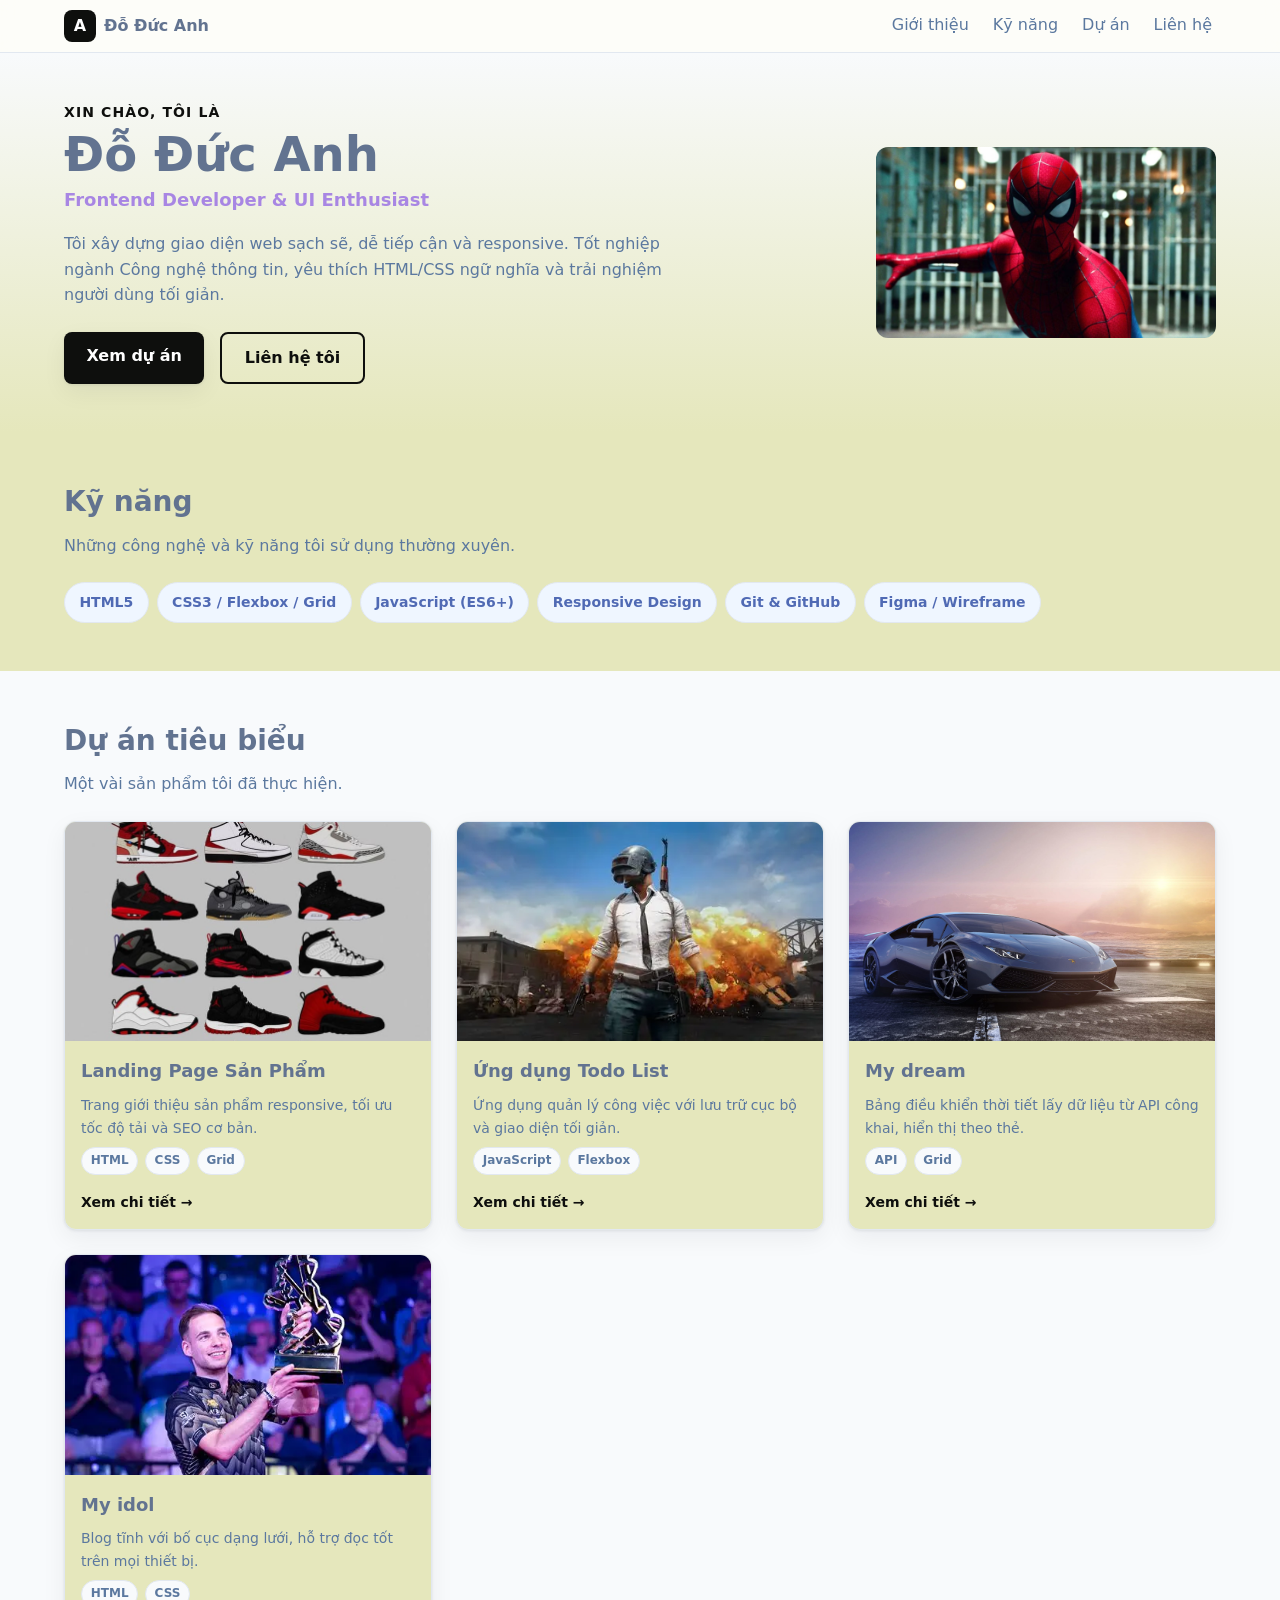
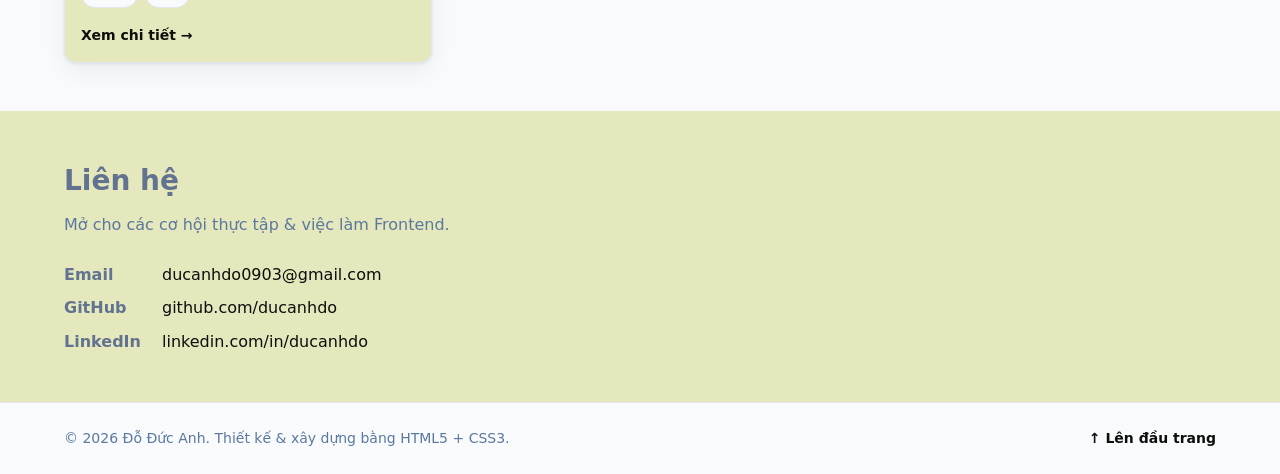
<file: index.html>
<!DOCTYPE html>
<!-- lang="vi" khai báo ngôn ngữ trang → hỗ trợ screen reader & SEO -->
<html lang="vi">

<head>
  <!-- ========== METADATA BẮT BUỘC ========== -->
  <meta charset="UTF-8" />
  <!-- viewport: nền tảng của responsive mobile-first, khóa tỉ lệ 1:1 với thiết bị -->
  <meta name="viewport" content="width=device-width, initial-scale=1.0" />
  <meta name="description" content="Portfolio CV của Đỗ Đức Anh – Frontend Developer. Dự án, kỹ năng và thông tin liên hệ." />
  <meta name="author" content="Nguyễn Văn An" />
  <title>Đỗ Đức Anh · Frontend Developer</title>

  <!-- Liên kết tới file CSS tách rời (yêu cầu của bài) -->
  <link rel="stylesheet" href="./assets/css/styles.css" />
</head>

<body>

  <!-- ========================================================== -->
  <!-- HEADER: nhận diện + điều hướng chính                        -->
  <!-- ========================================================== -->
  <header class="site-header">
    <div class="container header-inner">
      <!-- Thương hiệu cá nhân -->
      <a class="brand" href="#top" aria-label="Về đầu trang">
        <span class="brand-mark" aria-hidden="true">A</span>
        <span class="brand-name">Đỗ Đức Anh</span>
      </a>

      <!-- NAV dùng Flexbox (xem styles.css) -->
      <nav class="main-nav" aria-label="Điều hướng chính">
        <ul class="nav-list">
          <li><a href="#about">Giới thiệu</a></li>
          <li><a href="#skills">Kỹ năng</a></li>
          <li><a href="#projects">Dự án</a></li>
          <li><a href="#contact">Liên hệ</a></li>
        </ul>
      </nav>
    </div>
  </header>

  <!-- ========================================================== -->
  <!-- MAIN: toàn bộ nội dung chính của trang                      -->
  <!-- ========================================================== -->
  <main id="top">
    <!-- ----- SECTION: Giới thiệu / Hero ----- -->
    <section id="about" class="hero">
      <div class="container hero-inner">
        <div class="hero-text">
          <p class="eyebrow">Xin chào, tôi là</p>
          <h1 class="hero-title">Đỗ Đức Anh</h1>
          <p class="hero-role">Frontend Developer &amp; UI Enthusiast</p>
          <p class="hero-desc">
            Tôi xây dựng giao diện web sạch sẽ, dễ tiếp cận và responsive.
            Tốt nghiệp ngành Công nghệ thông tin, yêu thích HTML/CSS ngữ nghĩa
            và trải nghiệm người dùng tối giản.
          </p>
          <div class="hero-actions">
            <a class="btn btn-primary" href="#projects">Xem dự án</a>
            <a class="btn btn-outline" href="#contact">Liên hệ tôi</a>
          </div>
        </div>

        <!-- Ảnh đại diện: dùng placeholder, thay bằng ảnh thật của bạn -->
        <figure class="hero-avatar">
          <img
            src="assets/img/spider-man-brand-new-day.avif"
            alt="Ảnh đại diện của Đỗ Đức Anh"
            width="320" height="320" />
        </figure>
      </div>
    </section>

    <!-- ----- SECTION: Kỹ năng ----- -->
    <section id="skills" class="section">
      <div class="container">
        <h2 class="section-title">Kỹ năng</h2>
        <p class="section-sub">Những công nghệ và kỹ năng tôi sử dụng thường xuyên.</p>

        <ul class="skill-grid">
          <li class="skill-chip">HTML5</li>
          <li class="skill-chip">CSS3 / Flexbox / Grid</li>
          <li class="skill-chip">JavaScript (ES6+)</li>
          <li class="skill-chip">Responsive Design</li>
          <li class="skill-chip">Git &amp; GitHub</li>
          <li class="skill-chip">Figma / Wireframe</li>
        </ul>
      </div>
    </section>

    <!-- ----- SECTION: Dự án (danh sách thẻ dùng CSS Grid) ----- -->
    <section id="projects" class="section section-muted">
      <div class="container">
        <h2 class="section-title">Dự án tiêu biểu</h2>
        <p class="section-sub">Một vài sản phẩm tôi đã thực hiện.</p>

        <!-- .project-grid dùng CSS Grid (xem styles.css) -->
        <div class="project-grid">

          <!-- Mỗi thẻ là một <article> độc lập, có thể đứng riêng -->
          <article class="card">
            <img class="card-media"
              src="assets/img/jd.jpg"
              alt="Ảnh minh họa dự án Landing Page" width="600" height="360" />
            <div class="card-body">
              <h3 class="card-title">Landing Page Sản Phẩm</h3>
              <p class="card-desc">
                Trang giới thiệu sản phẩm responsive, tối ưu tốc độ tải và SEO cơ bản.
              </p>
              <ul class="tag-list">
                <li>HTML</li>
                <li>CSS</li>
                <li>Grid</li>
              </ul>
              <a class="card-link" href="#">Xem chi tiết →</a>
            </div>
          </article>

          <article class="card">
            <img class="card-media"
              src="assets/img/pubg.webp"
              alt="Ảnh minh họa dự án Todo App" width="600" height="360" />
            <div class="card-body">
              <h3 class="card-title">Ứng dụng Todo List</h3>
              <p class="card-desc">
                Ứng dụng quản lý công việc với lưu trữ cục bộ và giao diện tối giản.
              </p>
              <ul class="tag-list">
                <li>JavaScript</li>
                <li>Flexbox</li>
              </ul>
              <a class="card-link" href="#">Xem chi tiết →</a>
            </div>
          </article>

          <article class="card">
            <img class="card-media"
              src="assets/img/sieuxe.jpg"
              alt="Ảnh minh họa dự án Weather Dashboard" width="600" height="360" />
            <div class="card-body">
              <h3 class="card-title">My dream</h3>
              <p class="card-desc">
                Bảng điều khiển thời tiết lấy dữ liệu từ API công khai, hiển thị theo thẻ.
              </p>
              <ul class="tag-list">
                <li>API</li>
                <li>Grid</li>
              </ul>
              <a class="card-link" href="#">Xem chi tiết →</a>
            </div>
          </article>

          <article class="card">
            <img class="card-media"
              src="assets/img/bia.webp"
              alt="Ảnh minh họa dự án Blog cá nhân" width="600" height="360" />
            <div class="card-body">
              <h3 class="card-title">My idol</h3>
              <p class="card-desc">
                Blog tĩnh với bố cục dạng lưới, hỗ trợ đọc tốt trên mọi thiết bị.
              </p>
              <ul class="tag-list">
                <li>HTML</li>
                <li>CSS</li>
              </ul>
              <a class="card-link" href="#">Xem chi tiết →</a>
            </div>
          </article>

        </div><!-- /.project-grid -->
      </div>
    </section>

    <!-- ----- SECTION: Liên hệ ----- -->
    <section id="contact" class="section">
      <div class="container contact-inner">
        <h2 class="section-title">Liên hệ</h2>
        <p class="section-sub">Mở cho các cơ hội thực tập &amp; việc làm Frontend.</p>

        <ul class="contact-list">
          <li><span class="contact-label">Email</span> <a href="mailto:ducanhdo0903@gmail.com">ducanhdo0903@gmail.com</a></li>
          <li><span class="contact-label">GitHub</span> <a href="https://github.com/ducanhdo" target="_blank">github.com/ducanhdo</a></li>
          <li><span class="contact-label">LinkedIn</span> <a href="https://linkedin.com/in/ducanhdo" target="_blank">linkedin.com/in/ducanhdo</a></li>
        </ul>
      </div>
    </section>

  </main>

  <!-- ========================================================== -->
  <!-- FOOTER                                                      -->
  <!-- ========================================================== -->
  <footer class="site-footer">
    <div class="container footer-inner">
      <p>© 2026 Đỗ Đức Anh. Thiết kế &amp; xây dựng bằng HTML5 + CSS3.</p>
      <a href="#top" class="to-top">↑ Lên đầu trang</a>
    </div>
  </footer>

</body>

</html>
</file>
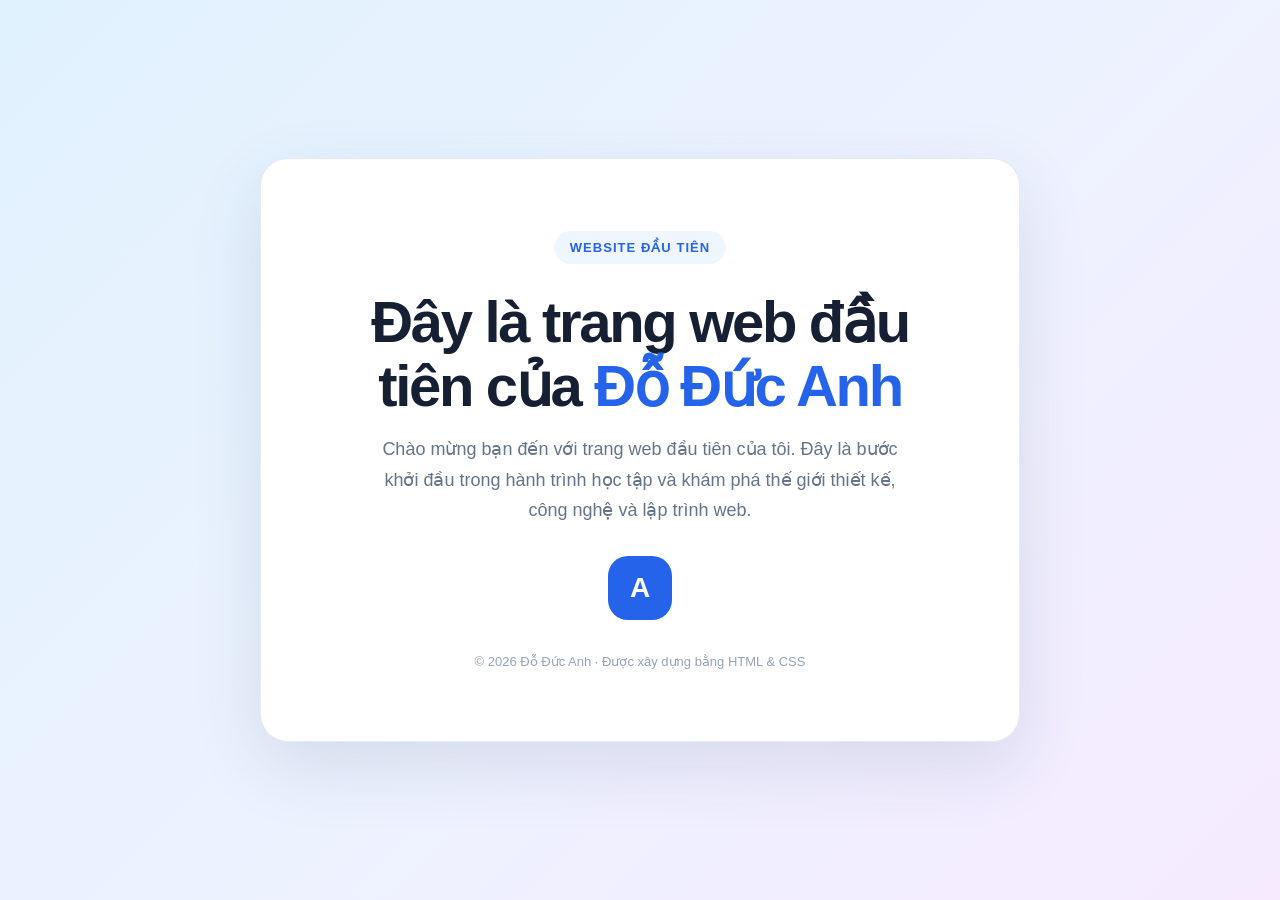
<file: LAB01/index.html>
<!DOCTYPE html>
<html lang="vi">
<head>
  <meta charset="UTF-8">
  <meta name="viewport" content="width=device-width, initial-scale=1">
  <meta name="description" content="Trang web đầu tiên của Đỗ Đức Anh">
  <title>Trang web đầu tiên - Đỗ Đức Anh</title>
  <style>
    *{box-sizing:border-box}body{margin:0;min-height:100vh;display:grid;place-items:center;padding:24px;font-family:Arial,Helvetica,sans-serif;color:#172033;background:linear-gradient(135deg,#e0f2fe,#eef2ff 55%,#f5eaff)}
    main{width:min(760px,100%);padding:clamp(32px,7vw,72px);text-align:center;background:#fff;border:1px solid #e5eaf3;border-radius:28px;box-shadow:0 24px 70px rgba(35,55,90,.12)}
    .tag{display:inline-block;padding:9px 16px;border-radius:999px;background:#eff6ff;color:#2563eb;font-size:13px;font-weight:700;letter-spacing:.08em;text-transform:uppercase}
    h1{margin:26px 0 16px;font-size:clamp(34px,7vw,58px);line-height:1.1;letter-spacing:-.04em}
    p{margin:0 auto;color:#64748b;font-size:18px;line-height:1.7;max-width:520px}
    .name{color:#2563eb}.mark{width:64px;height:64px;margin:30px auto 0;display:grid;place-items:center;border-radius:20px;background:#2563eb;color:white;font-size:28px;font-weight:800}
    footer{margin-top:34px;color:#94a3b8;font-size:13px}
  </style>
</head>
<body>
  <main>
    <span class="tag">Website đầu tiên</span>
    <h1>Đây là trang web đầu tiên của <span class="name">Đỗ Đức Anh</span></h1>
    <p>Chào mừng bạn đến với trang web đầu tiên của tôi. Đây là bước khởi đầu trong hành trình học tập và khám phá thế giới thiết kế, công nghệ và lập trình web.</p>
    <div class="mark" aria-hidden="true">A</div>
    <footer>© 2026 Đỗ Đức Anh · Được xây dựng bằng HTML &amp; CSS</footer>
  </main>
</body>
</html>
</file>
<file: assets/css/styles.css>
/* ==========================================================================
   PORTFOLIO CV – styles.css
   Chiến lược: MOBILE-FIRST
   - Mặc định (ngoài media query) = giao diện cho màn hình nhỏ nhất (~360px)
   - @media (min-width: 768px)  → nâng cấp cho tablet
   - @media (min-width: 1280px) → nâng cấp cho desktop
   ========================================================================== */

/* ==========================================================================
   1. DESIGN TOKENS – biến hệ thống thị giác (màu, chữ, khoảng cách, bo góc)
   Dùng custom properties để thay đổi tập trung, nhất quán toàn trang.
   ========================================================================== */
:root {
  /* --- Bảng màu --- */
  --color-primary: #0e0f0d;      /* xanh thương hiệu */
  --color-primary-dark: #506ab4;
  --color-accent: #a886e3;       /* tím nhấn */
  --color-text: #627390;         /* chữ chính */
  --color-text-soft: #5b789f;    /* chữ phụ */
  --color-bg: #e5e7bc;           /* nền trang */
  --color-surface: #f8fafc;      /* nền vùng nhấn */
  --color-border: #e2e8f0;       /* viền */
  --color-chip: #eff6ff;         /* nền chip kỹ năng */

  /* --- Typography --- */
  --font-base: system-ui, -apple-system, "Segoe UI", Roboto, Helvetica, Arial, sans-serif;
  --fs-sm: 0.875rem;   /* 14px */
  --fs-base: 1rem;     /* 16px */
  --fs-lg: 1.125rem;   /* 18px */
  --fs-h2: 1.5rem;     /* 24px */
  --fs-h1: 2rem;       /* 32px (sẽ tăng ở desktop) */
  --lh-base: 1.6;

  /* --- Khoảng cách (spacing scale) --- */
  --space-1: 0.5rem;
  --space-2: 1rem;
  --space-3: 1.5rem;
  --space-4: 2rem;
  --space-5: 3rem;

  /* --- Bố cục --- */
  --container-max: 1200px;
  --radius: 12px;
  --radius-sm: 8px;
  --shadow: 0 1px 3px rgba(15, 23, 42, 0.08), 0 8px 24px rgba(15, 23, 42, 0.06);
}

/* ==========================================================================
   2. CHUẨN HÓA BOX MODEL + RESET CƠ BẢN
   ========================================================================== */
*,
*::before,
*::after {
  box-sizing: border-box;   /* width đã bao gồm padding + border → dễ tính toán */
}

* {
  margin: 0;
  padding: 0;
}

html {
  scroll-behavior: smooth;        /* cuộn mượt khi bấm nav */
  -webkit-text-size-adjust: 100%; /* chống iOS tự phóng chữ */
}

body {
  font-family: var(--font-base);
  font-size: var(--fs-base);
  line-height: var(--lh-base);
  color: var(--color-text);
  background: var(--color-bg);
  overflow-x: hidden; /* LƯỚI AN TOÀN chống cuộn ngang; bố cục bên dưới vẫn tự đúng */
}

img {
  display: block;
  max-width: 100%;  /* ảnh không bao giờ tràn khung → không gây cuộn ngang */
  height: auto;
}

a {
  color: inherit;
  text-decoration: none;
}

ul {
  list-style: none;
}

/* ==========================================================================
   3. LAYOUT DÙNG LẠI – .container
   ========================================================================== */
.container {
  width: 100%;
  max-width: var(--container-max);
  margin-inline: auto;
  padding-inline: var(--space-2); /* lề ngang an toàn trên mobile */
}

.section {
  padding-block: var(--space-5);
}

.section-muted {
  background: var(--color-surface);
}

.section-title {
  font-size: var(--fs-h2);
  margin-bottom: var(--space-1);
}

.section-sub {
  color: var(--color-text-soft);
  margin-bottom: var(--space-3);
}

/* ==========================================================================
   4. HEADER + NAV (FLEXBOX)
   Mobile: thương hiệu trên, menu xuống dòng và tự wrap → không tràn ngang.
   ========================================================================== */
.site-header {
  position: sticky;
  top: 0;
  z-index: 10;
  background: rgba(255, 255, 255, 0.9);
  backdrop-filter: blur(8px);
  border-bottom: 1px solid var(--color-border);
}

.header-inner {
  display: flex;             /* FLEXBOX */
  flex-wrap: wrap;           /* cho phép xuống dòng trên màn hình hẹp */
  align-items: center;
  justify-content: space-between;
  gap: var(--space-1);
  padding-block: var(--space-1);
}

.brand {
  display: flex;
  align-items: center;
  gap: var(--space-1);
  font-weight: 700;
}

.brand-mark {
  display: grid;
  place-items: center;
  width: 2rem;
  height: 2rem;
  border-radius: var(--radius-sm);
  background: var(--color-primary);
  color: #fff;
  font-weight: 800;
}

/* Danh sách nav cũng là flex container */
.nav-list {
  display: flex;            /* FLEXBOX cho thanh điều hướng */
  flex-wrap: wrap;
  gap: var(--space-2);
}

.nav-list a {
  display: inline-block;
  padding: 0.25rem 0.25rem;
  color: var(--color-text-soft);
  font-weight: 500;
  border-bottom: 2px solid transparent;
  transition: color 0.15s, border-color 0.15s;
}

.nav-list a:hover,
.nav-list a:focus-visible {
  color: var(--color-primary);
  border-bottom-color: var(--color-primary);
}

/* ==========================================================================
   5. HERO / GIỚI THIỆU
   Mobile: xếp dọc (text trên, avatar dưới). Desktop: 2 cột.
   ========================================================================== */
.hero {
  padding-block: var(--space-5);
  background: linear-gradient(180deg, var(--color-surface), var(--color-bg));
}

.hero-inner {
  display: flex;
  flex-direction: column;     /* mobile-first: xếp dọc */
  gap: var(--space-4);
  align-items: flex-start;
}

.eyebrow {
  color: var(--color-primary);
  font-weight: 600;
  text-transform: uppercase;
  letter-spacing: 0.08em;
  font-size: var(--fs-sm);
}

.hero-title {
  font-size: var(--fs-h1);
  line-height: 1.15;
  margin-block: 0.25rem;
}

.hero-role {
  font-size: var(--fs-lg);
  color: var(--color-accent);
  font-weight: 600;
  margin-bottom: var(--space-2);
}

.hero-desc {
  color: var(--color-text-soft);
  max-width: 60ch;
  margin-bottom: var(--space-3);
}

.hero-actions {
  display: flex;
  flex-wrap: wrap;
  gap: var(--space-2);
}

.hero-avatar img {
  border-radius: var(--radius);
  /* box-shadow: var(--shadow); */
  width: 100%;
  /* max-width: 260px; */
}

/* --- Nút bấm --- */
.btn {
  display: inline-block;
  padding: 0.7rem 1.4rem;
  border-radius: var(--radius-sm);
  font-weight: 600;
  text-align: center;
  transition: transform 0.12s, background 0.15s, box-shadow 0.15s;
}

.btn:active { transform: translateY(1px); }

.btn-primary {
  background: var(--color-primary);
  color: #fff;
  box-shadow: var(--shadow);
}
.btn-primary:hover { background: var(--color-primary-dark); }

.btn-outline {
  border: 2px solid var(--color-primary);
  color: var(--color-primary);
}
.btn-outline:hover { background: var(--color-chip); }

/* ==========================================================================
   6. KỸ NĂNG – chip tự wrap bằng flex
   ========================================================================== */
.skill-grid {
  display: flex;
  flex-wrap: wrap;
  gap: var(--space-1);
}

.skill-chip {
  background: var(--color-chip);
  color: var(--color-primary-dark);
  border: 1px solid var(--color-border);
  padding: 0.5rem 0.9rem;
  border-radius: 999px;
  font-size: var(--fs-sm);
  font-weight: 600;
}

/* ==========================================================================
   7. DỰ ÁN – CSS GRID cho danh sách thẻ
   Mobile: 1 cột. Tablet: 2 cột. Desktop: 3 cột.
   ========================================================================== */
.project-grid {
  display: grid;                       /* CSS GRID */
  grid-template-columns: 1fr;          /* mobile-first: 1 cột */
  gap: var(--space-3);
}

.card {
  background: var(--color-bg);
  border: 1px solid var(--color-border);
  border-radius: var(--radius);
  overflow: hidden;                    /* bo góc gọn cả ảnh */
  box-shadow: var(--shadow);
  display: flex;
  flex-direction: column;
  transition: transform 0.15s, box-shadow 0.15s;
}

.card:hover {
  transform: translateY(-4px);
  box-shadow: 0 12px 32px rgba(15, 23, 42, 0.12);
}

.card-media {
  width: 100%;
  aspect-ratio: 5 / 3;                 /* giữ tỉ lệ ảnh ổn định */
  object-fit: cover;
}

.card-body {
  padding: var(--space-2);
  display: flex;
  flex-direction: column;
  gap: var(--space-1);
  flex: 1;                             /* các thẻ cao bằng nhau trong grid */
}

.card-title { font-size: var(--fs-lg); }

.card-desc {
  color: var(--color-text-soft);
  font-size: var(--fs-sm);
  flex: 1;
}

.tag-list {
  display: flex;
  flex-wrap: wrap;
  gap: 0.4rem;
}

.tag-list li {
  font-size: 0.75rem;
  font-weight: 600;
  color: var(--color-text-soft);
  background: var(--color-surface);
  border: 1px solid var(--color-border);
  padding: 0.2rem 0.55rem;
  border-radius: 999px;
}

.card-link {
  color: var(--color-primary);
  font-weight: 600;
  font-size: var(--fs-sm);
  margin-top: var(--space-1);
}

/* ==========================================================================
   8. LIÊN HỆ
   ========================================================================== */
.contact-list {
  display: flex;
  flex-direction: column;
  gap: var(--space-1);
}

.contact-list li {
  display: flex;
  flex-wrap: wrap;
  gap: var(--space-1);
  align-items: baseline;
}

.contact-label {
  min-width: 90px;
  font-weight: 700;
  color: var(--color-text);
}

.contact-list a { color: var(--color-primary); }
.contact-list a:hover { text-decoration: underline; }

/* ==========================================================================
   9. FOOTER
   ========================================================================== */
.site-footer {
  border-top: 1px solid var(--color-border);
  background: var(--color-surface);
  padding-block: var(--space-3);
}

.footer-inner {
  display: flex;
  flex-wrap: wrap;
  gap: var(--space-1);
  align-items: center;
  justify-content: space-between;
  color: var(--color-text-soft);
  font-size: var(--fs-sm);
}

.to-top { color: var(--color-primary); font-weight: 600; }

/* ==========================================================================
   10. MEDIA QUERIES – nâng cấp theo breakpoint (mobile-first)
   ========================================================================== */

/* ----- TABLET: ≥ 768px ----- */
@media (min-width: 768px) {
  :root {
    --fs-h1: 2.5rem;   /* 40px */
    --fs-h2: 1.75rem;  /* 28px */
  }

  .container { padding-inline: var(--space-3); }

  /* Hero chuyển sang 2 cột */
  .hero-inner {
    flex-direction: row;
    align-items: center;
    justify-content: space-between;
  }
  .hero-text { flex: 1; }
  .hero-avatar img { max-width: 300px; }

  /* Lưới dự án: 2 cột */
  .project-grid {
    grid-template-columns: repeat(2, 1fr);
  }
}

/* ----- DESKTOP: ≥ 1280px ----- */
@media (min-width: 1280px) {
  :root {
    --fs-h1: 3rem;     /* 48px */
  }

  /* Lưới dự án: 3 cột */
  .project-grid {
    grid-template-columns: repeat(3, 1fr);
  }

  .hero-avatar img { max-width: 340px; }
}

/* ==========================================================================
   11. HỖ TRỢ TIẾP CẬN & ƯA THÍCH NGƯỜI DÙNG
   ========================================================================== */
:focus-visible {
  outline: 3px solid var(--color-accent);
  outline-offset: 2px;
  border-radius: 4px;
}

@media (prefers-reduced-motion: reduce) {
  * {
    animation: none !important;
    transition: none !important;
    scroll-behavior: auto !important;
  }
}
</file>
